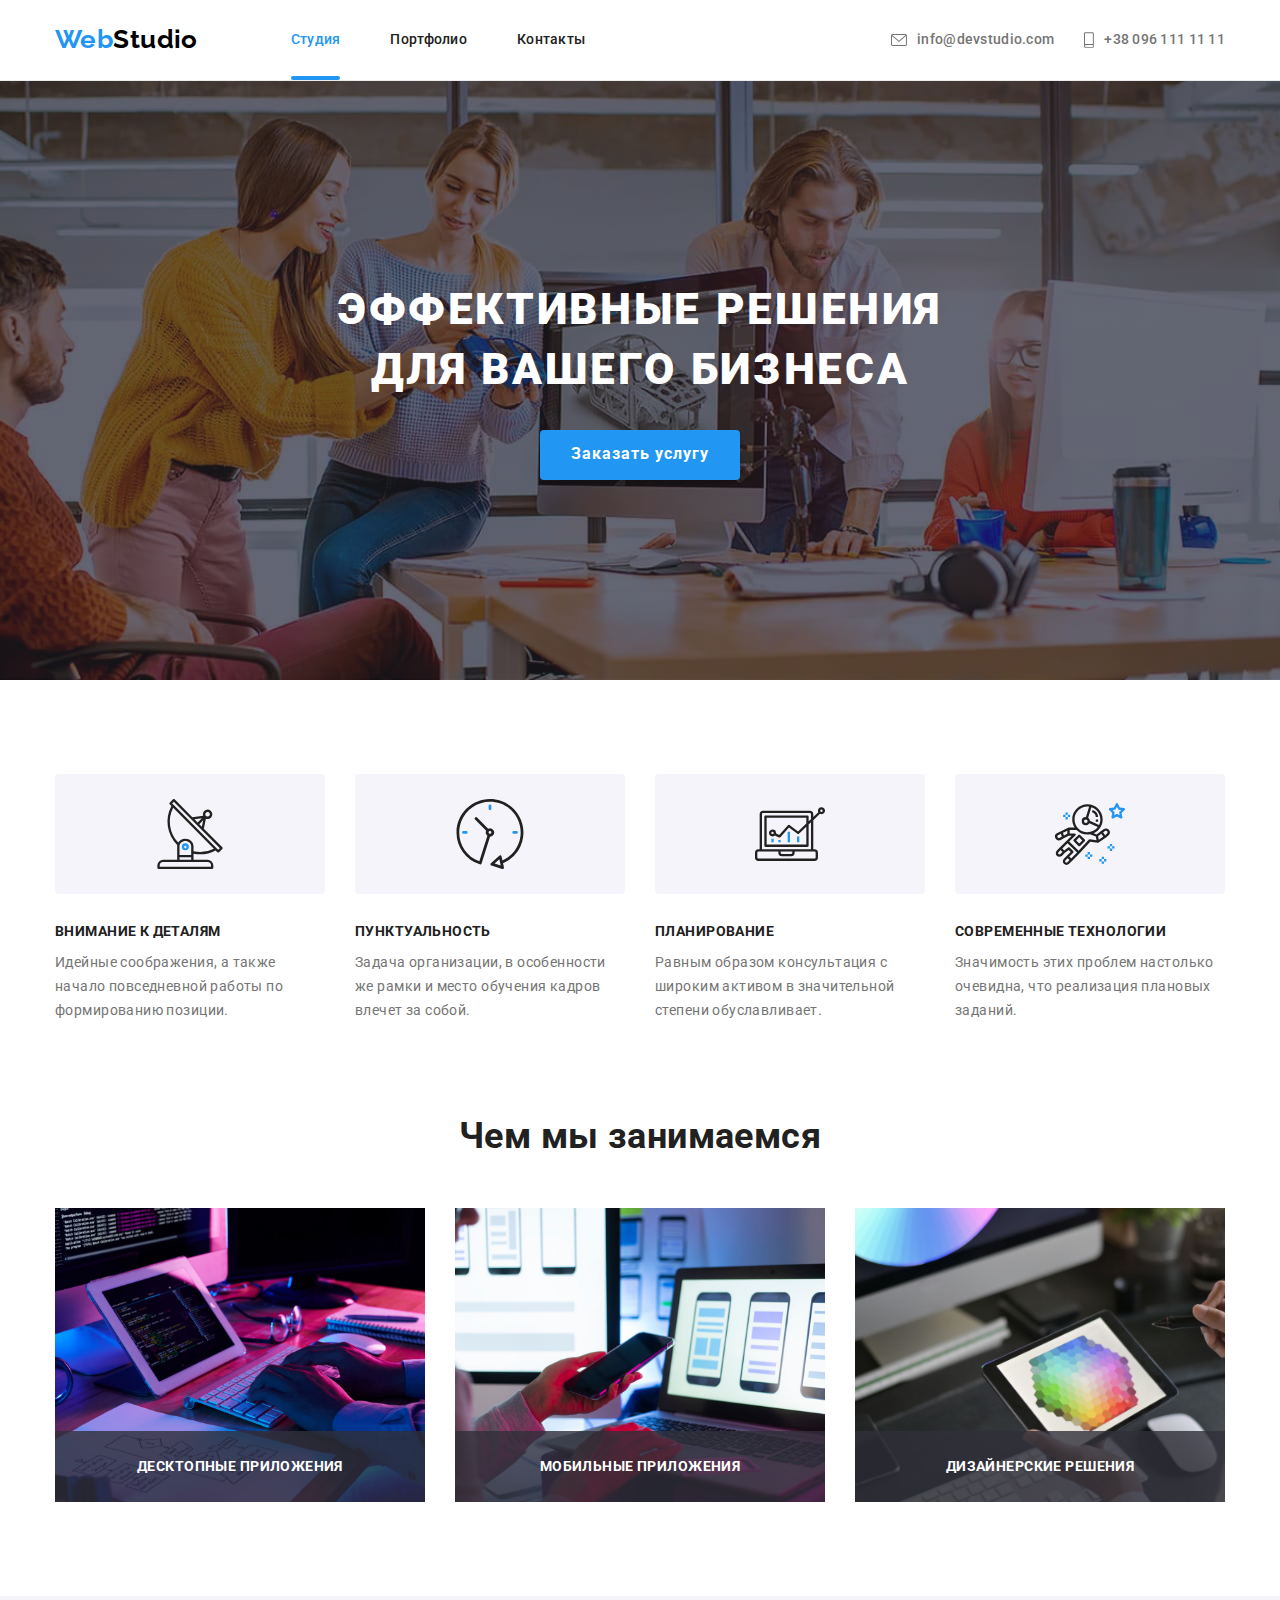
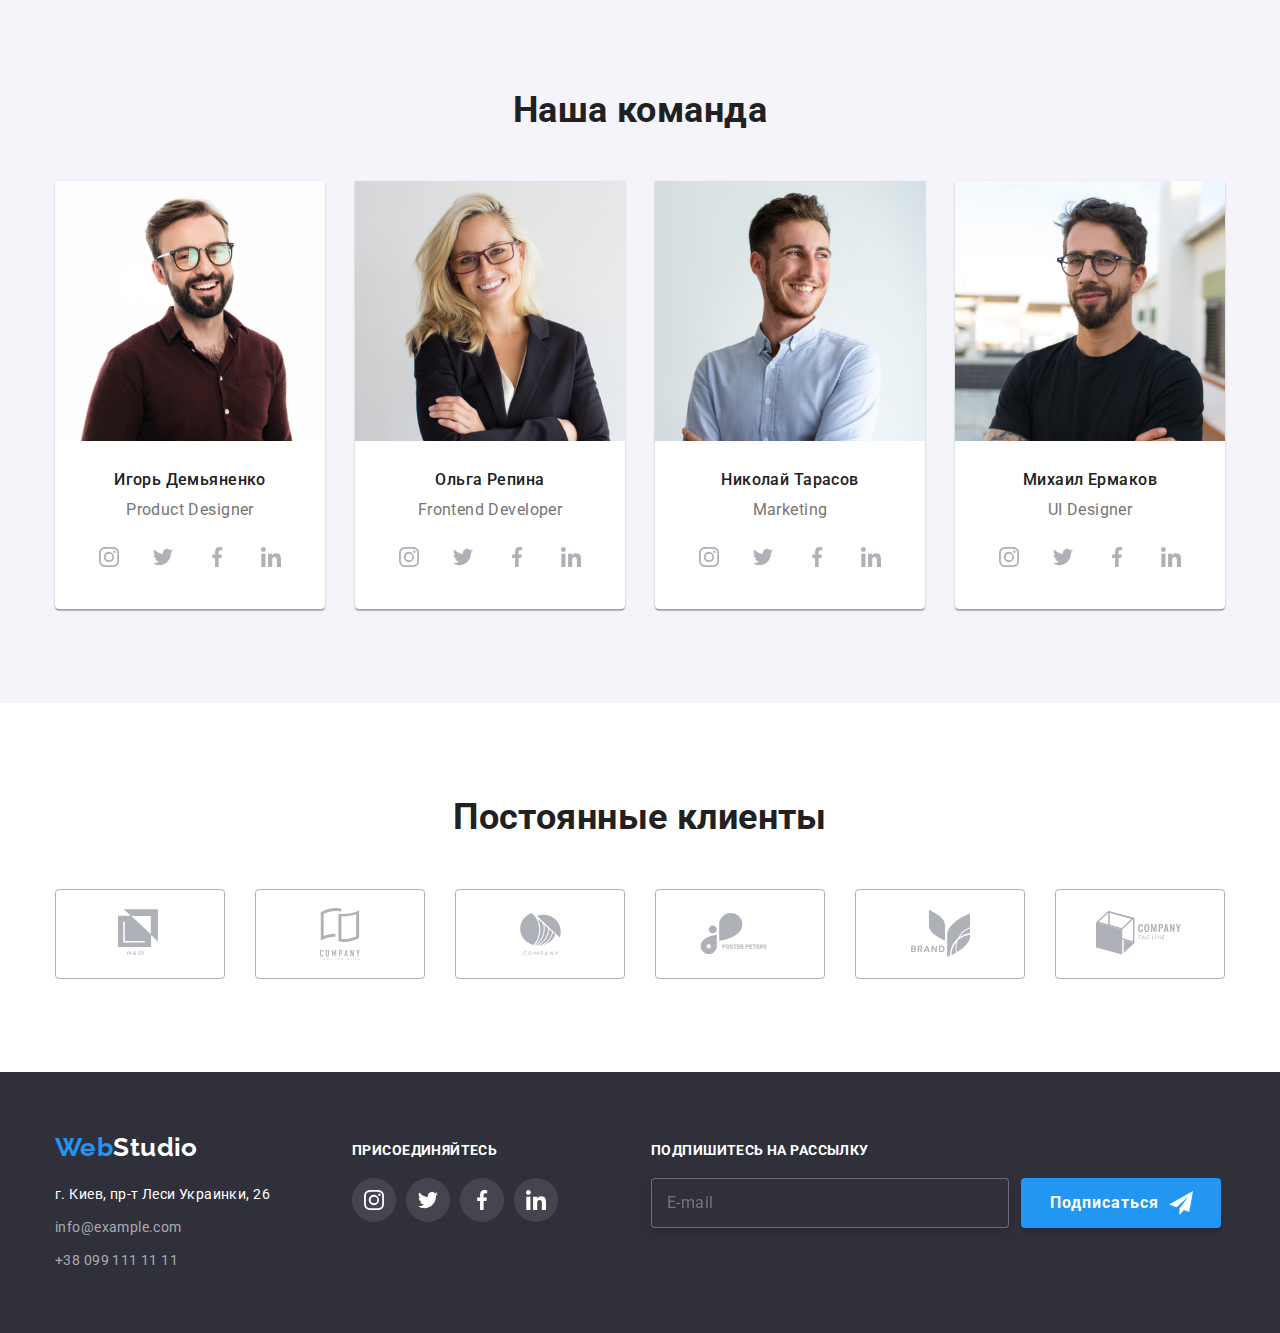
<file: index.html>
<!DOCTYPE html>
<html lang="ru">
  <head>
    <meta charset="UTF-8" />
    <meta name="viewport" content="width=device-width, initial-scale=1.0" />
    <title>WebStudio</title>
    <link rel="preconnect" href="https://fonts.gstatic.com" />
    <link
      href="https://fonts.googleapis.com/css2?family=Raleway:wght@700&family=Roboto:wght@400;500;700;900&display=swap"
      rel="stylesheet"
    />
    <link
      rel="stylesheet"
      href="https://cdnjs.cloudflare.com/ajax/libs/modern-normalize/1.0.0/modern-normalize.min.css"
    />
    <link rel="stylesheet" href="./css/main.css" />
  </head>
  <body>
    <!-- Header -->

    <header class="page-header">
      <div class="container header">
        <nav class="header-nav">
          <a href="./" class="logo"
            >Web<span class="logo-accent">Studio</span></a
          >

          <ul class="header-nav-list">
            <li class="header-nav-item">
              <a href="" class="header-nav-link current">Студия</a>
            </li>
            <li class="header-nav-item">
              <a href="./portfolio.html" class="header-nav-link">Портфолио</a>
            </li>
            <li class="header-nav-item">
              <a href="" class="header-nav-link">Контакты</a>
            </li>
          </ul>
        </nav>

        <ul class="header-contact-list">
          <li class="header-contact-item">
            <a href="mailto:info@devstudio.com" class="header-contact-link">
              <svg class="icon-contacts" width="16" height="12">
                <use href="./images/icons/sprite.svg#icon-envelope"></use>
              </svg>
              info@devstudio.com
            </a>
          </li>
          <li class="header-contact-item">
            <a href="tel:+380961111111" class="header-contact-link">
              <svg class="icon-contacts" width="10" height="16">
                <use href="./images/icons/sprite.svg#icon-smartphone"></use>
              </svg>
              +38 096 111 11 11</a
            >
          </li>
        </ul>
      </div>
    </header>

    <main>
      <!-- Hero Section -->

      <section class="hero overlay">
        <div class="container">
          <h1 class="hero-title">
            Эффективные решения <br />для вашего бизнеса
          </h1>
          <button type="button" data-modal-open class="btn">
            Заказать услугу
          </button>
        </div>
      </section>

      <!-- Advantages -->

      <section class="section advantages">
        <div class="container">
          <ul class="advantage-list">
            <li class="advantage-item icon-antenna">
              <h3 class="advantage-title">Внимание к деталям</h3>
              <p class="advantage-text">
                Идейные соображения, а также начало повседневной работы по
                формированию позиции.
              </p>
            </li>
            <li class="advantage-item icon-clock">
              <h3 class="advantage-title">Пунктуальность</h3>
              <p class="advantage-text">
                Задача организации, в особенности же рамки и место обучения
                кадров влечет за собой.
              </p>
            </li>
            <li class="advantage-item icon-diagram">
              <h3 class="advantage-title">Планирование</h3>
              <p class="advantage-text">
                Равным образом консультация с широким активом в значительной
                степени обуславливает.
              </p>
            </li>
            <li class="advantage-item icon-astronaut">
              <h3 class="advantage-title">Современные технологии</h3>
              <p class="advantage-text">
                Значимость этих проблем настолько очевидна, что реализация
                плановых заданий.
              </p>
            </li>
          </ul>
        </div>
      </section>

      <!-- Services -->

      <section class="section services">
        <div class="container">
          <h2 class="section-title">Чем мы занимаемся</h2>
          <ul class="service-list">
            <li class="service-item">
              <div class="service-overlay">
                <h3 class="service-title">Десктопные приложения</h3>
              </div>
              <img
                class="service-img"
                src="./images/desktop-applications.jpg"
                alt="процесс разработки десктопного приложения"
                width="370"
                height="294"
              />
            </li>
            <li class="service-item">
              <div class="service-overlay">
                <h3 class="service-title">Мобильные приложения</h3>
              </div>
              <img
                class="service-img"
                src="./images/mobile-applications.jpg"
                alt="процесс разработки мобильного приложения"
                width="370"
                height="294"
              />
            </li>
            <li class="service-item">
              <div class="service-overlay">
                <h3 class="service-title">Дизайнерские решения</h3>
              </div>
              <img
                class="service-img"
                src="./images/design-solutions.jpg"
                alt="процесс разработки
              дизайна"
                width="370"
                height="294"
              />
            </li>
          </ul>
        </div>
      </section>

      <!-- Our Team -->

      <section class="section team">
        <div class="container">
          <h2 class="section-title">Наша команда</h2>
          <ul class="team-list">
            <li class="team-cards">
              <img
                class="team-image"
                src="./images/product-designer.jpg"
                alt="Игорь Демьяненко - Product Designer"
                width="270"
                height="260"
              />
              <div class="team-info">
                <h3 class="team-name">Игорь Демьяненко</h3>
                <p class="team-positions" lang="en">Product Designer</p>
                <ul class="social-list">
                  <li class="social-items">
                    <a class="social-links" href="">
                      <svg class="social-icons">
                        <use
                          href="./images/icons/sprite.svg#icon-instagram"
                        ></use>
                      </svg>
                    </a>
                  </li>
                  <li class="social-items">
                    <a class="social-links" href="">
                      <svg class="social-icons">
                        <use
                          href="./images/icons/sprite.svg#icon-twitter"
                        ></use>
                      </svg>
                    </a>
                  </li>
                  <li class="social-items">
                    <a class="social-links" href="">
                      <svg class="social-icons">
                        <use
                          href="./images/icons/sprite.svg#icon-facebook"
                        ></use>
                      </svg>
                    </a>
                  </li>
                  <li class="social-items">
                    <a class="social-links" href="">
                      <svg class="social-icons">
                        <use
                          href="./images/icons/sprite.svg#icon-linkedin"
                        ></use>
                      </svg>
                    </a>
                  </li>
                </ul>
              </div>
            </li>

            <li class="team-cards">
              <img
                class="team-image"
                src="./images/frontend-developer.jpg"
                alt="Ольга Репина - Frontend Developer"
                width="270"
                height="260"
              />
              <div class="team-info">
                <h3 class="team-name">Ольга Репина</h3>
                <p class="team-positions" lang="en">Frontend Developer</p>
                <ul class="social-list">
                  <li class="social-items">
                    <a class="social-links" href="">
                      <svg class="social-icons">
                        <use
                          href="./images/icons/sprite.svg#icon-instagram"
                        ></use>
                      </svg>
                    </a>
                  </li>
                  <li class="social-items">
                    <a class="social-links" href="">
                      <svg class="social-icons">
                        <use
                          href="./images/icons/sprite.svg#icon-twitter"
                        ></use>
                      </svg>
                    </a>
                  </li>
                  <li class="social-items">
                    <a class="social-links" href="">
                      <svg class="social-icons">
                        <use
                          href="./images/icons/sprite.svg#icon-facebook"
                        ></use>
                      </svg>
                    </a>
                  </li>
                  <li class="social-items">
                    <a class="social-links" href="">
                      <svg class="social-icons">
                        <use
                          href="./images/icons/sprite.svg#icon-linkedin"
                        ></use>
                      </svg>
                    </a>
                  </li>
                </ul>
              </div>
            </li>
            <li class="team-cards">
              <img
                class="team-image"
                src="./images/marketer.jpg"
                alt="Николай Тарасов - Marketing"
                width="270"
                height="260"
              />
              <div class="team-info">
                <h3 class="team-name">Николай Тарасов</h3>
                <p class="team-positions" lang="en">Marketing</p>
                <ul class="social-list">
                  <li class="social-items">
                    <a class="social-links" href="">
                      <svg class="social-icons">
                        <use
                          href="./images/icons/sprite.svg#icon-instagram"
                        ></use>
                      </svg>
                    </a>
                  </li>
                  <li class="social-items">
                    <a class="social-links" href="">
                      <svg class="social-icons">
                        <use
                          href="./images/icons/sprite.svg#icon-twitter"
                        ></use>
                      </svg>
                    </a>
                  </li>
                  <li class="social-items">
                    <a class="social-links" href="">
                      <svg class="social-icons">
                        <use
                          href="./images/icons/sprite.svg#icon-facebook"
                        ></use>
                      </svg>
                    </a>
                  </li>
                  <li class="social-items">
                    <a class="social-links" href="">
                      <svg class="social-icons">
                        <use
                          href="./images/icons/sprite.svg#icon-linkedin"
                        ></use>
                      </svg>
                    </a>
                  </li>
                </ul>
              </div>
            </li>

            <li class="team-cards">
              <img
                class="team-image"
                src="./images/ui-designer.jpg"
                alt="Михаил Ермаков - UI Designer"
                width="270"
                height="260"
              />
              <div class="team-info">
                <h3 class="team-name">Михаил Ермаков</h3>
                <p class="team-positions" lang="en">UI Designer</p>
                <ul class="social-list">
                  <li class="social-items">
                    <a class="social-links" href="">
                      <svg class="social-icons">
                        <use
                          href="./images/icons/sprite.svg#icon-instagram"
                        ></use>
                      </svg>
                    </a>
                  </li>
                  <li class="social-items">
                    <a class="social-links" href="">
                      <svg class="social-icons">
                        <use
                          href="./images/icons/sprite.svg#icon-twitter"
                        ></use>
                      </svg>
                    </a>
                  </li>
                  <li class="social-items">
                    <a class="social-links" href="">
                      <svg class="social-icons">
                        <use
                          href="./images/icons/sprite.svg#icon-facebook"
                        ></use>
                      </svg>
                    </a>
                  </li>
                  <li class="social-items">
                    <a class="social-links" href="">
                      <svg class="social-icons">
                        <use
                          href="./images/icons/sprite.svg#icon-linkedin"
                        ></use>
                      </svg>
                    </a>
                  </li>
                </ul>
              </div>
            </li>
          </ul>
        </div>
      </section>

      <!-- Our clients -->

      <section class="section clients">
        <div class="container">
          <h2 class="section-title">Постоянные клиенты</h2>
          <ul class="clients-list">
            <li class="clients-item">
              <a class="clients-links" href="">
                <svg class="clients-icon" width="44.27" height="49.23">
                  <use href="./images/icons/sprite.svg#icon-logo1"></use>
                </svg>
              </a>
            </li>
            <li class="clients-item">
              <a class="clients-links" href="">
                <svg class="clients-icon" width="40" height="52">
                  <use href="./images/icons/sprite.svg#icon-logo2"></use>
                </svg>
              </a>
            </li>
            <li class="clients-item">
              <a class="clients-links" href="">
                <svg class="clients-icon" width="41" height="42.6">
                  <use href="./images/icons/sprite.svg#icon-logo3"></use>
                </svg>
              </a>
            </li>
            <li class="clients-item">
              <a class="clients-links" href="">
                <svg class="clients-icon" width="79.66" height="42.02">
                  <use href="./images/icons/sprite.svg#icon-logo4"></use>
                </svg>
              </a>
            </li>
            <li class="clients-item">
              <a class="clients-links" href="">
                <svg class="clients-icon" width="59" height="47">
                  <use href="./images/icons/sprite.svg#icon-logo5"></use>
                </svg>
              </a>
            </li>
            <li class="clients-item">
              <a class="clients-links" href="">
                <svg class="clients-icon" width="88.48" height="45.44">
                  <use href="./images/icons/sprite.svg#icon-logo6"></use>
                </svg>
              </a>
            </li>
          </ul>
        </div>
      </section>
    </main>

    <!-- Footer -->

    <footer>
      <div class="container">
        <div class="adress-wrapper">
          <a href="./" class="logo"
            >Web<span class="logo-accent">Studio</span></a
          >
          <address>
            <p class="location">г. Киев, пр-т Леси Украинки, 26</p>
            <a href="mailto:info@example.com" class="footer-contact-link"
              >info@example.com</a
            ><br />
            <a href="tel:+380991111111" class="footer-contact-link"
              >+38 099 111 11 11</a
            >
          </address>
        </div>
        <div class="footer-cta-wrapper">
          <div class="footer-social-wrapper">
            <h3 class="footer-cta-title">присоединяйтесь</h3>
            <ul class="social-list">
              <li class="social-items">
                <a class="social-links-footer" href="">
                  <svg class="social-icon-footer">
                    <use href="./images/icons/sprite.svg#icon-instagram"></use>
                  </svg>
                </a>
              </li>
              <li class="social-items">
                <a class="social-links-footer" href="">
                  <svg class="social-icon-footer">
                    <use href="./images/icons/sprite.svg#icon-twitter"></use>
                  </svg>
                </a>
              </li>
              <li class="social-items">
                <a class="social-links-footer" href="">
                  <svg class="social-icon-footer">
                    <use href="./images/icons/sprite.svg#icon-facebook"></use>
                  </svg>
                </a>
              </li>
              <li class="social-items">
                <a class="social-links-footer" href="">
                  <svg class="social-icon-footer">
                    <use href="./images/icons/sprite.svg#icon-linkedin"></use>
                  </svg>
                </a>
              </li>
            </ul>
          </div>

          <div class="footer-subscribe-wrapper">
            <h3 class="footer-cta-title">Подпишитесь на рассылку</h3>

            <form action="" class="footer-subscribe-form">
              <label for="mail"></label>
              <input
                type="email"
                name="email"
                id="mail"
                class="footer-form-input"
                placeholder="E-mail"
              />
              <button type="submit" class="btn">
                Подписаться
                <svg class="telegram-icon" width="24" height="24">
                  <use href="./images/icons/sprite.svg#icon-telegram"></use>
                </svg>
              </button>
            </form>
          </div>
        </div>
      </div>
    </footer>

    <!-- End Footer -->

    <!-- Modal -->

    <div class="backdrop is-hidden" data-modal>
      <div class="modal">
        <button type="button" class="modal-close-btn" data-modal-close>
          <svg class="modal-x-icon">
            <use href="./images/icons/sprite.svg#icon-close-modal"></use>
          </svg>
        </button>
        <div class="modal-form-wrapper">
          <h2 class="modal-form-title">
            Оставьте свои данные, мы вам перезвоним
          </h2>
          <form action="" class="modal-form" autocomplete="off">
            <label for="name" class="modal-form-label">Имя</label>
            <span class="form-input-wrapper">
              <input
                type="text"
                name="name"
                id="name"
                class="modal-form-input"
              />
              <svg class="form-input-icon" width="12" height="12">
                <use href="./images/icons/sprite.svg#icon-name"></use>
              </svg>
            </span>
            <label for="phone" class="modal-form-label">Телефон</label>
            <span class="form-input-wrapper">
              <input
                type="tel"
                name="phone"
                id="phone"
                class="modal-form-input"
              />
              <svg class="form-input-icon" width="13" height="13">
                <use href="./images/icons/sprite.svg#icon-phone"></use>
              </svg>
            </span>
            <label for="mail" class="modal-form-label">Почта</label>
            <span class="form-input-wrapper">
              <input
                type="email"
                name="mail"
                id="mail"
                class="modal-form-input"
              />
              <svg class="form-input-icon" width="15" height="12">
                <use href="./images/icons/sprite.svg#icon-mail"></use>
              </svg>
            </span>
            <label for="comment" class="modal-form-label">Комментарий</label>
            <textarea
              name="comment"
              id="comment"
              placeholder="Введите текст"
              class="modal-form-message"
            ></textarea>
            <input
              type="checkbox"
              name="policy"
              value="agree"
              id="policy"
              class="form-policy-input visually-hidden"
            />
            <label for="policy" class="modal-form-label form-policy-label"
              >Соглашаюсь с рассылкой и принимаю&nbsp;<a
                href=""
                class="user-agreement-link"
                >Условия договора</a
              ></label
            >
            <button type="submit" class="btn">Отправить</button>
          </form>
        </div>
      </div>
    </div>
    <script src="./js/modal.js"></script>
  </body>
</html>
</file>
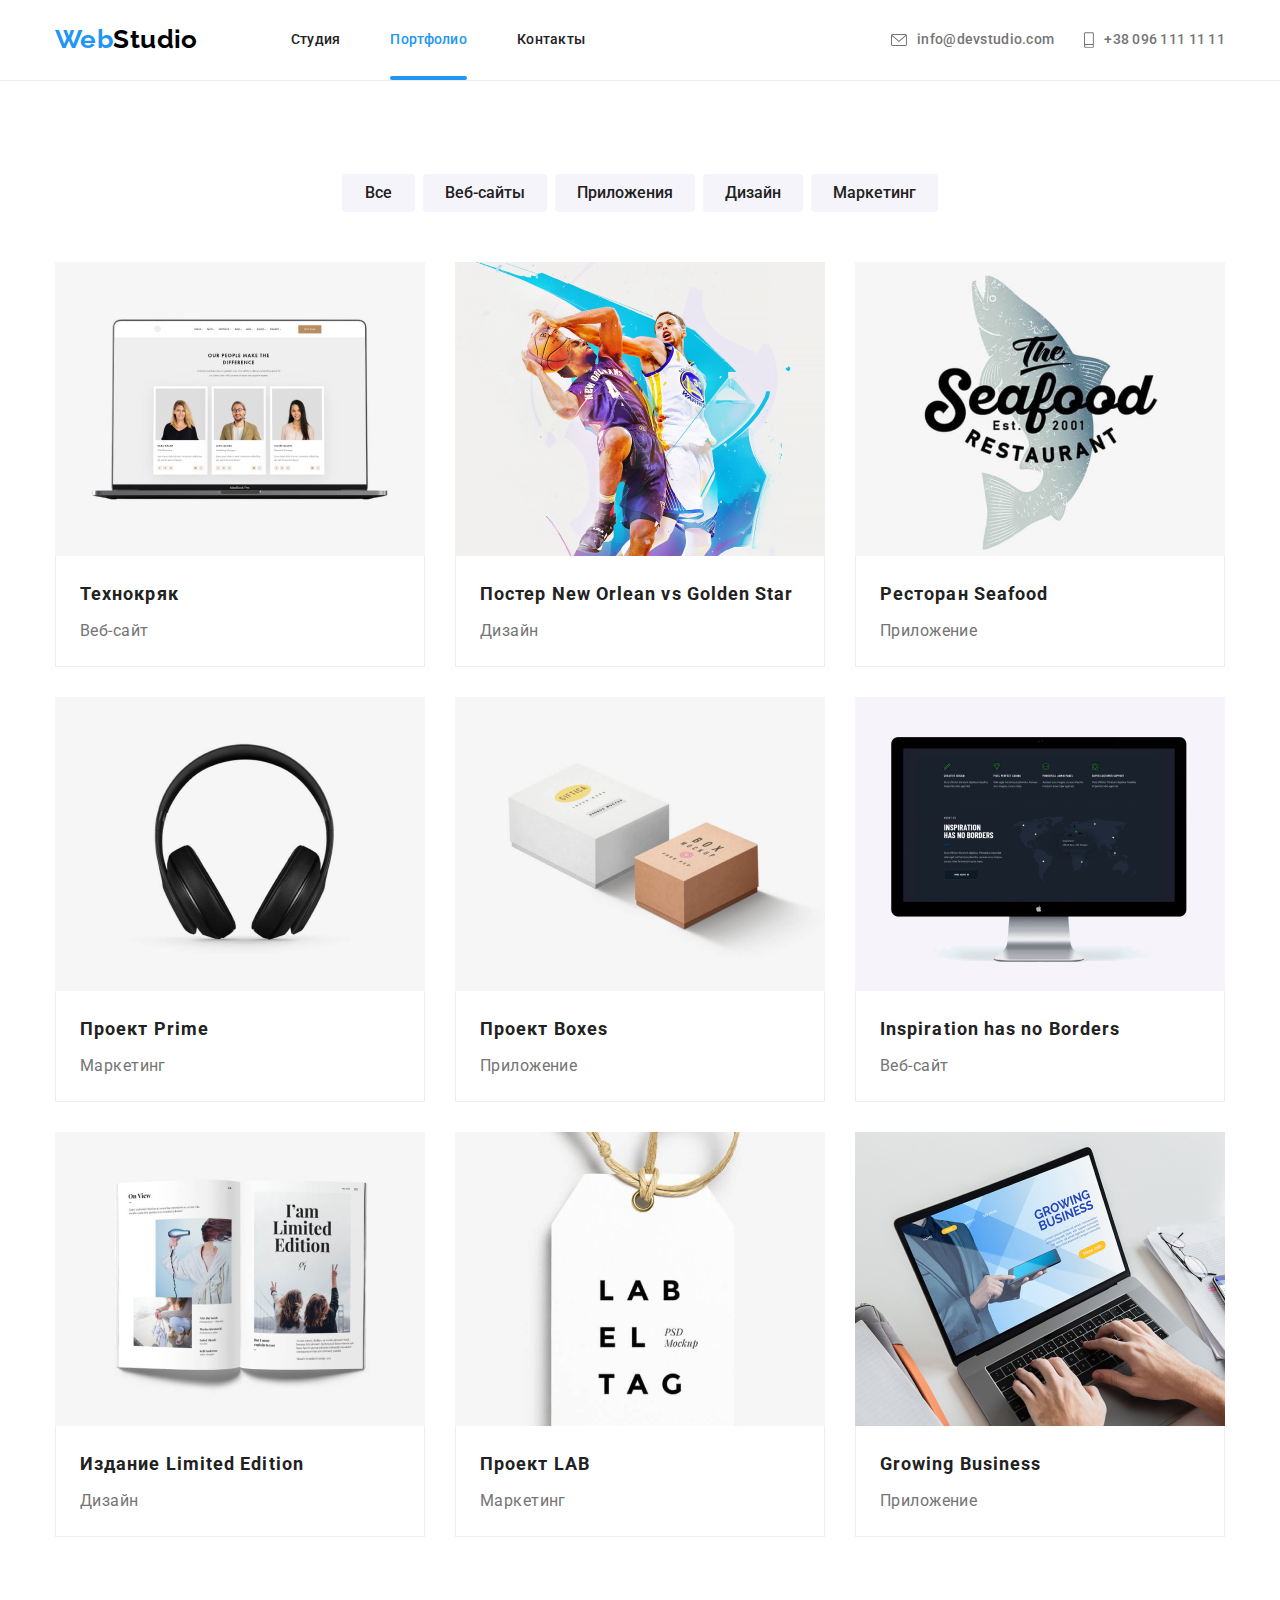
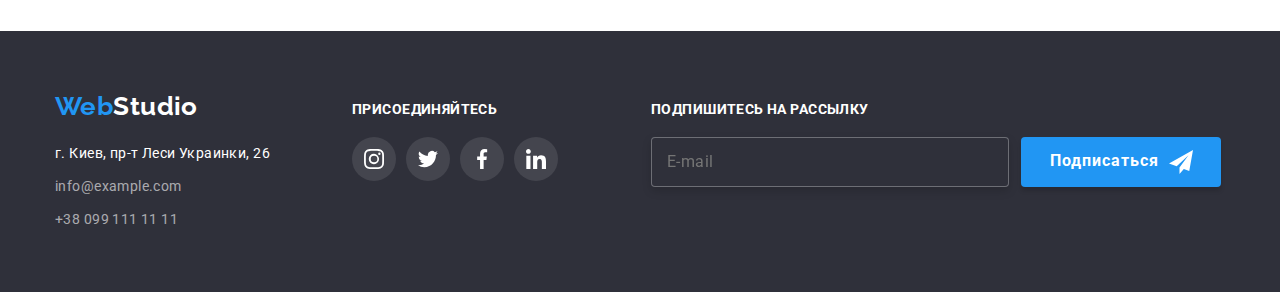
<file: portfolio.html>
<!DOCTYPE html>
<html lang="ru">
  <head>
    <meta charset="UTF-8" />
    <meta name="viewport" content="width=device-width, initial-scale=1.0" />
    <title>Портфолио | WebStudio</title>
    <link rel="preconnect" href="https://fonts.gstatic.com" />
    <link
      href="https://fonts.googleapis.com/css2?family=Raleway:wght@700&family=Roboto:wght@400;500;700&display=swap"
      rel="stylesheet"
    />
    <link
      rel="stylesheet"
      href="https://cdnjs.cloudflare.com/ajax/libs/modern-normalize/1.0.0/modern-normalize.min.css"
    />
    <link rel="stylesheet" href="./css/portfolio.css" />
  </head>
  <body>
    <!-- Шапка сайта -->
    <header class="page-header">
      <div class="container header">
        <nav class="header-nav">
          <a href="./" class="logo"
            >Web<span class="logo-accent">Studio</span></a
          >

          <ul class="header-nav-list">
            <li class="header-nav-item">
              <a href="./" class="header-nav-link">Студия</a>
            </li>
            <li class="header-nav-item">
              <a href="./portfolio.html" class="header-nav-link current"
                >Портфолио</a
              >
            </li>
            <li class="header-nav-item">
              <a href="" class="header-nav-link">Контакты</a>
            </li>
          </ul>
        </nav>

        <ul class="header-contact-list">
          <li class="header-contact-item">
            <a href="mailto:info@devstudio.com" class="header-contact-link">
              <svg class="icon-contacts" width="16" height="12">
                <use href="./images/icons/sprite.svg#icon-envelope"></use>
              </svg>
              info@devstudio.com
            </a>
          </li>
          <li class="header-contact-item">
            <a href="tel:+380961111111" class="header-contact-link">
              <svg class="icon-contacts" width="10" height="16">
                <use href="./images/icons/sprite.svg#icon-smartphone"></use>
              </svg>
              +38 096 111 11 11</a
            >
          </li>
        </ul>
      </div>
    </header>

    <main>
      <section class="portfolio">
        <div class="container">
          <!-- Filters -->

          <ul class="filters-list">
            <li class="filters-btn"><button type="button">Все</button></li>
            <li class="filters-btn">
              <button type="button">Веб-сайты</button>
            </li>
            <li class="filters-btn">
              <button type="button">Приложения</button>
            </li>
            <li class="filters-btn"><button type="button">Дизайн</button></li>
            <li class="filters-btn">
              <button type="button">Маркетинг</button>
            </li>
          </ul>

          <!-- Portfolio -->

          <ul class="project-list">
            <li class="project-cards">
              <a href="" class="project-item">
                <div class="project-thumb">
                  <img
                    class="project-img"
                    src="./images/technokryak.jpg"
                    alt="дисплей ноутбука с демонстрацией сайта Технокряк"
                    width="370"
                  />
                  <p class="project-description">
                    Технокряк это современная площадка распространения
                    коронавируса. Компании используют эту платформу для
                    цифрового шпионажа и атак на защищённые сервера конкурентов.
                  </p>
                </div>
                <div class="project-content-box">
                  <h3 class="project-title">Технокряк</h3>
                  <p class="project-type">Веб-сайт</p>
                </div>
              </a>
            </li>
            <li class="project-cards">
              <a href="" class="project-item">
                <div class="project-thumb">
                  <img
                    class="project-img"
                    src="./images/poster.jpg"
                    alt="Два баскетболиста из команд New Orleans и Golden Star сражаются за мяч"
                    width="370"
                  />
                  <p class="project-description">
                    Lorem, ipsum dolor sit amet consectetur adipisicing elit.
                    Ut, omnis totam. Unde doloribus quo sequi fuga quibusdam,
                    id, nisi eveniet nobis facilis assumenda eaque
                  </p>
                </div>
                <div class="project-content-box">
                  <h3 class="project-title">
                    Постер New Orlean vs Golden Star
                  </h3>
                  <p class="project-type">Дизайн</p>
                </div>
              </a>
            </li>
            <li class="project-cards">
              <a href="" class="project-item">
                <div class="project-thumb">
                  <img
                    class="project-img"
                    src="./images/seafood.jpg"
                    alt="логотип ресторана seafood"
                    width="370"
                  />
                  <p class="project-description">
                    Lorem, ipsum dolor sit amet consectetur adipisicing elit.
                    Ut, omnis totam. Unde doloribus quo sequi fuga quibusdam,
                    id, nisi eveniet nobis facilis assumenda eaque
                  </p>
                </div>
                <div class="project-content-box">
                  <h3 class="project-title">Ресторан Seafood</h3>
                  <p class="project-type">Приложение</p>
                </div>
              </a>
            </li>
            <li class="project-cards">
              <a href="" class="project-item">
                <div class="project-thumb">
                  <img
                    class="project-img"
                    src="./images/prime.jpg"
                    alt="Наушники черного цвета"
                    width="370"
                  />
                  <p class="project-description">
                    Lorem, ipsum dolor sit amet consectetur adipisicing elit.
                    Ut, omnis totam. Unde doloribus quo sequi fuga quibusdam,
                    id, nisi eveniet nobis facilis assumenda eaque
                  </p>
                </div>
                <div class="project-content-box">
                  <h3 class="project-title">Проект Prime</h3>
                  <p class="project-type">Маркетинг</p>
                </div>
              </a>
            </li>
            <li class="project-cards">
              <a href="" class="project-item">
                <div class="project-thumb">
                  <img
                    class="project-img"
                    src="./images/boxes.jpg"
                    alt="Две картонных коробки белого и коричневого цвета"
                    width="370"
                  />
                  <p class="project-description">
                    Lorem, ipsum dolor sit amet consectetur adipisicing elit.
                    Ut, omnis totam. Unde doloribus quo sequi fuga quibusdam,
                    id, nisi eveniet nobis facilis assumenda eaque
                  </p>
                </div>
                <div class="project-content-box">
                  <h3 class="project-title">Проект Boxes</h3>
                  <p class="project-type">Приложение</p>
                </div>
              </a>
            </li>
            <li class="project-cards">
              <a href="" class="project-item">
                <div class="project-thumb">
                  <img
                    class="project-img"
                    src="./images/inspiration.jpg"
                    alt="Интерфейс сайта Inspiration has no Borders на экране монитора"
                    width="370"
                  />
                  <p class="project-description">
                    Lorem, ipsum dolor sit amet consectetur adipisicing elit.
                    Ut, omnis totam. Unde doloribus quo sequi fuga quibusdam,
                    id, nisi eveniet nobis facilis assumenda eaque
                  </p>
                </div>
                <div class="project-content-box">
                  <h3 class="project-title">Inspiration has no Borders</h3>
                  <p class="project-type">Веб-сайт</p>
                </div>
              </a>
            </li>
            <li class="project-cards">
              <a href="" class="project-item">
                <div class="project-thumb">
                  <img
                    class="project-img"
                    src="./images/limited-edition.jpg"
                    alt="разворот журнала Limited Edition"
                    width="370"
                  />
                  <p class="project-description">
                    Lorem, ipsum dolor sit amet consectetur adipisicing elit.
                    Ut, omnis totam. Unde doloribus quo sequi fuga quibusdam,
                    id, nisi eveniet nobis facilis assumenda eaque
                  </p>
                </div>
                <div class="project-content-box">
                  <h3 class="project-title">Издание Limited Edition</h3>
                  <p class="project-type">Дизайн</p>
                </div>
              </a>
            </li>
            <li class="project-cards">
              <a href="" class="project-item">
                <div class="project-thumb">
                  <img
                    class="project-img"
                    src="./images/lab.jpg"
                    alt="белый ярлык на веревке с надписью Label Tag"
                    width="370"
                  />
                  <p class="project-description">
                    Lorem, ipsum dolor sit amet consectetur adipisicing elit.
                    Ut, omnis totam. Unde doloribus quo sequi fuga quibusdam,
                    id, nisi eveniet nobis facilis assumenda eaque
                  </p>
                </div>
                <div class="project-content-box">
                  <h3 class="project-title">Проект LAB</h3>
                  <p class="project-type">Маркетинг</p>
                </div>
              </a>
            </li>
            <li class="project-cards">
              <a href="" class="project-item">
                <div class="project-thumb">
                  <img
                    class="project-img"
                    src="./images/growing-business.jpg"
                    alt="Демонстрация сайта Growing Business на экране ноутбука"
                    width="370"
                  />
                  <p class="project-description">
                    Lorem, ipsum dolor sit amet consectetur adipisicing elit.
                    Ut, omnis totam. Unde doloribus quo sequi fuga quibusdam,
                    id, nisi eveniet nobis facilis assumenda eaque
                  </p>
                </div>
                <div class="project-content-box">
                  <h3 class="project-title">Growing Business</h3>
                  <p class="project-type">Приложение</p>
                </div>
              </a>
            </li>
          </ul>
        </div>
      </section>
    </main>

    <!-- Footer -->

    <footer>
      <div class="container">
        <div class="adress-wrapper">
          <a href="./" class="logo"
            >Web<span class="logo-accent">Studio</span></a
          >
          <address>
            <p class="location">г. Киев, пр-т Леси Украинки, 26</p>
            <a href="mailto:info@example.com" class="footer-contact-link"
              >info@example.com</a
            ><br />
            <a href="tel:+380991111111" class="footer-contact-link"
              >+38 099 111 11 11</a
            >
          </address>
        </div>
        <div class="footer-cta-wrapper">
          <div class="footer-social-wrapper">
            <h3 class="footer-cta-title">присоединяйтесь</h3>
            <ul class="social-list">
              <li class="social-items">
                <a class="social-links-footer" href="">
                  <svg class="social-icon-footer">
                    <use href="./images/icons/sprite.svg#icon-instagram"></use>
                  </svg>
                </a>
              </li>
              <li class="social-items">
                <a class="social-links-footer" href="">
                  <svg class="social-icon-footer">
                    <use href="./images/icons/sprite.svg#icon-twitter"></use>
                  </svg>
                </a>
              </li>
              <li class="social-items">
                <a class="social-links-footer" href="">
                  <svg class="social-icon-footer">
                    <use href="./images/icons/sprite.svg#icon-facebook"></use>
                  </svg>
                </a>
              </li>
              <li class="social-items">
                <a class="social-links-footer" href="">
                  <svg class="social-icon-footer">
                    <use href="./images/icons/sprite.svg#icon-linkedin"></use>
                  </svg>
                </a>
              </li>
            </ul>
          </div>

          <div class="footer-subscribe-wrapper">
            <h3 class="footer-cta-title">Подпишитесь на рассылку</h3>

            <form action="" class="footer-subscribe-form">
              <label for="mail"></label>
              <input
                type="email"
                name="email"
                id="mail"
                class="footer-form-input"
                placeholder="E-mail"
              />
              <button type="submit" class="btn">
                Подписаться
                <svg class="telegram-icon" width="24" height="24">
                  <use href="./images/icons/sprite.svg#icon-telegram"></use>
                </svg>
              </button>
            </form>
          </div>
        </div>
      </div>
    </footer>

    <!-- End Footer -->
  </body>
</html>
</file>
<file: css/main.css>
.visually-hidden {
  position: absolute !important;
  padding: 0 !important;
  border: 0 !important;
  height: 1px !important;
  width: 1px !important;
  clip: rect(1px 1px 1px 1px);
  /* IE6, IE7 */
  clip: rect(1px, 1px, 1px, 1px);
  overflow: hidden;
}

body {
  background-color: #fff;
  color: #757575;
  font-family: "Roboto", sans-serif;
  font-size: 14px;
  line-height: 1.72;
  letter-spacing: 0.03em;
  margin-left: auto;
  margin-right: auto;
  padding-top: 80px;
}

ul {
  list-style: none;
  padding: 0;
  margin: 0;
}

a {
  text-decoration: none;
  transition-duration: 250ms;
  transition-timing-function: cubic-bezier(0.4, 0, 0.2, 1);
}

address {
  font-style: normal;
}

button {
  padding: 0;
  border: none;
  border-radius: 4px;
}

.container {
  margin-left: auto;
  margin-right: auto;
  padding-left: 15px;
  padding-right: 15px;
  width: 1200px;
}

.hero .container {
  text-align: center;
  margin: 0 auto;
  padding-top: 200px;
  padding-bottom: 200px;
}

.btn {
  display: block;
  color: #fff;
  background-color: #2196f3;
  font-weight: 700;
  font-size: 16px;
  line-height: 1.9;
  letter-spacing: 0.06em;
  min-width: 200px;
  height: 50px;
  margin: 0 auto;
  cursor: pointer;
  box-shadow: 0px 4px 4px rgba(0, 0, 0, 0.15);
  transition-duration: 250ms;
  transition-timing-function: cubic-bezier(0.4, 0, 0.2, 1);
}

.btn:hover, .btn:focus {
  background-color: #2481ce;
  outline: none;
}

.logo {
  color: #2196f3;
  font-family: Raleway, 'Segoe UI', sans-serif;
  font-weight: 700;
  font-size: 26px;
  line-height: 1.2;
  margin-right: 93px;
}

.logo-accent {
  color: #000;
}

footer .logo {
  display: inline-block;
  margin-right: 0;
  color: #2196f3;
}

footer .logo-accent {
  color: #fff;
}

.section {
  padding-top: 94px;
}

.section-title {
  color: #212121;
  font-weight: 700;
  font-size: 36px;
  line-height: 1.16;
  text-align: center;
  margin: 0 0 50px;
}

.social-list {
  display: flex;
  justify-content: space-between;
}

.social-links {
  display: flex;
  background-color: #fff;
  border-radius: 50%;
  transition-duration: 250ms;
  transition-timing-function: cubic-bezier(0.4, 0, 0.2, 1);
}

.social-links:hover,
.social-links:focus {
  background-color: #2196f3;
}

.social-items:not(:last-child) {
  margin-right: 10px;
}

.social-icons {
  width: 44px;
  height: 44px;
  fill: #afb1b8;
  transition-duration: 250ms;
  transition-timing-function: cubic-bezier(0.4, 0, 0.2, 1);
}

.social-icons:hover,
.social-icons:focus {
  fill: #fff;
}

.social-links-footer {
  display: flex;
  background-color: rgba(255, 255, 255, 0.1);
  border-radius: 50%;
  transition-duration: 250ms;
  transition-timing-function: cubic-bezier(0.4, 0, 0.2, 1);
}

.social-links-footer:hover, .social-links-footer:focus {
  background-color: #2196f3;
}

.social-items:not(:last-child) {
  margin-right: 10px;
}

.social-icon-footer {
  width: 44px;
  height: 44px;
  fill: #fff;
  transition-duration: 250ms;
  transition-timing-function: cubic-bezier(0.4, 0, 0.2, 1);
}

.social-icon-footer:hover, .social-icon-footer:focus {
  fill: #fff;
}

.backdrop {
  position: fixed;
  width: 100%;
  height: 100%;
  top: 0;
  left: 0;
  background: rgba(0, 0, 0, 0.2);
  transition-duration: 250ms;
  transition-timing-function: cubic-bezier(0.4, 0, 0.2, 1);
  z-index: 1;
}

.is-hidden {
  opacity: 0;
  visibility: hidden;
  pointer-events: none;
}

.modal {
  position: absolute;
  width: 528px;
  margin: 40px auto;
  min-height: 581px;
  left: 50%;
  top: 50%;
  transform: translate(-50%, -50%);
  background: #fff;
  box-shadow: 0px 1px 3px rgba(0, 0, 0, 0.12), 0px 1px 1px rgba(0, 0, 0, 0.14), 0px 2px 1px rgba(0, 0, 0, 0.2);
  border-radius: 4px;
}

.modal-close-btn {
  position: absolute;
  box-sizing: border-box;
  top: 8px;
  right: 8px;
  width: 30px;
  height: 30px;
  border-radius: 50%;
  background: #fff;
  border: 1px solid rgba(0, 0, 0, 0.1);
  cursor: pointer;
}

.modal-x-icon {
  width: 11px;
  height: 11px;
  fill: #000;
}

.modal-form-wrapper {
  padding: 40px;
}

.modal-form-title {
  font-size: 20px;
  line-height: 1.15;
  text-align: center;
  color: #212121;
  margin: 0 0 12px;
}

.modal-form-label {
  display: inline-block;
  font-size: 12px;
  line-height: 1, 16;
  letter-spacing: 0.01em;
  color: #757575;
  margin-bottom: 4px;
  cursor: pointer;
}

.modal .form-input-wrapper {
  position: relative;
}

.modal-form-input {
  width: 100%;
  height: 40px;
  margin-bottom: 10px;
  padding-left: 42px;
  border: 1px solid rgba(33, 33, 33, 0.2);
  box-sizing: border-box;
  border-radius: 4px;
  transition-duration: 250ms;
  transition-timing-function: cubic-bezier(0.4, 0, 0.2, 1);
}

.modal-form-input:focus {
  outline: none;
  border: 1px solid #2196f3;
}

.form-input-icon {
  position: absolute;
  top: 15%;
  left: 15px;
  transform: translateY(-50%);
  transition-duration: 250ms;
  transition-timing-function: cubic-bezier(0.4, 0, 0.2, 1);
}

.modal-form-input:focus + .form-input-icon {
  fill: #2196f3;
}

.modal-form-message {
  width: 100%;
  min-height: 120px;
  margin-bottom: 20px;
  padding: 12px 16px;
  border: 1px solid rgba(33, 33, 33, 0.2);
  box-sizing: border-box;
  border-radius: 4px;
  resize: none;
  transition-duration: 250ms;
  transition-timing-function: cubic-bezier(0.4, 0, 0.2, 1);
}

.modal-form-message:focus {
  outline: none;
  border: 1px solid #2196f3;
}

.user-agreement-link {
  color: #2196f3;
  text-decoration: underline;
}

.form-policy-label {
  display: flex;
  align-items: center;
  font-size: 14px;
  line-height: 1.71;
  letter-spacing: 0.03em;
  margin: 0 0 30px;
  color: #757575;
  user-select: none;
}

.form-policy-label::before {
  content: '';
  display: block;
  width: 16px;
  height: 15px;
  margin-right: 8px;
  border: 2px solid #212121;
  border-radius: 2px;
}

.form-policy-input {
  margin-bottom: 0;
}

.form-policy-input:checked + .form-policy-label::before {
  background-image: url(../images/icons/checkbox.svg);
  border: none;
}

.page-header {
  background-color: #fff;
  border-bottom: 1px solid #ececec;
  position: fixed;
  width: 100%;
  min-height: 80px;
  top: 0;
  left: 0;
  z-index: 1;
}

.header {
  display: flex;
  justify-content: space-between;
  align-items: center;
}

.header-nav {
  display: flex;
  align-items: center;
}

.header-nav-list {
  display: flex;
}

.header-nav-item:not(:last-child) {
  margin-right: 50px;
}

.header-nav-link {
  display: block;
  color: #212121;
  font-size: 14px;
  font-weight: 500;
  line-height: 1.14;
  letter-spacing: 0.02em;
  padding-top: 32px;
  padding-bottom: 32px;
}

.header-nav-link.current::before {
  position: absolute;
  content: '';
  background-color: #2196f3;
  width: 100%;
  height: 4px;
  top: 76px;
  border-radius: 2px;
}

.header-nav-link.current {
  color: #2196f3;
  position: relative;
}

.header-nav-link:hover, .header-nav-link:focus {
  color: #2196f3;
}

.header-contact-list,
.header-contact-link {
  display: flex;
}

.header-contact-link {
  align-items: center;
  height: 80px;
  color: #757575;
  font-size: 14px;
  font-weight: 500;
  line-height: 1.14;
  letter-spacing: 0.02em;
  fill: #757575;
  text-decoration: none;
  transition-duration: 250ms;
  transition-timing-function: cubic-bezier(0.4, 0, 0.2, 1);
}

.header-contact-link:hover {
  fill: #2196f3;
  color: #2196f3;
}

.header-contact-item:not(:last-child) {
  margin-right: 30px;
}

.icon-contacts {
  margin-right: 10px;
}

.icon-contacts:hover {
  color: #2196f3;
}

.hero {
  background: #2f303a;
}

.hero .container {
  text-align: center;
  margin: 0 auto;
  padding-top: 200px;
  padding-bottom: 200px;
}

.hero-title {
  color: #fff;
  font-weight: 900;
  font-size: 44px;
  line-height: 1.36;
  letter-spacing: 0.06em;
  text-transform: uppercase;
  text-align: center;
  margin-top: 0;
  margin-bottom: 30px;
}

.overlay {
  max-width: 1600px;
  margin-right: auto;
  margin-left: auto;
  background-image: linear-gradient(to right, rgba(47, 48, 58, 0.4), rgba(47, 48, 58, 0.4)), url(../images/hero-background.jpg);
  background-position: center;
}

.advantage-list {
  display: flex;
  justify-content: space-between;
  flex-wrap: wrap;
}

.advantage-item {
  width: 270px;
}

.advantage-item::before {
  content: '';
  display: block;
  height: 120px;
  margin-bottom: 30px;
  background-size: 70px 70px;
  background-position: center;
  background-repeat: no-repeat;
  background-color: #f5f4fa;
  border-radius: 4px;
}

.icon-antenna::before {
  background-image: url(../images/icons/antenna.svg);
}

.icon-clock::before {
  background-image: url(../images/icons/clock.svg);
}

.icon-diagram::before {
  background-image: url(../images/icons/diagram.svg);
}

.icon-astronaut::before {
  background-image: url(../images/icons/astronaut.svg);
}

.advantage-title {
  color: #212121;
  font-weight: 700;
  font-size: 14px;
  line-height: 1.14;
  margin: 0 0 10px;
  text-transform: uppercase;
}

.advantage-text {
  margin: 0;
}

.services {
  padding-bottom: 94px;
}

.service-list {
  display: flex;
  margin: 0;
  padding: 0;
}

.service-item {
  justify-content: space-between;
  flex-wrap: wrap;
  position: relative;
}

.service-item:not(:last-child) {
  margin-right: 30px;
}

.service-overlay {
  position: absolute;
  margin: 0;
  width: 370px;
  min-height: 70px;
  background-color: rgba(47, 48, 58, 0.8);
  padding: 0;
  bottom: 0;
}

.service-title {
  font-weight: 700;
  font-size: 14px;
  line-height: 1.17;
  text-transform: uppercase;
  color: #fff;
  text-align: center;
  margin: 27px 0;
}

.service-img {
  display: block;
  object-fit: cover;
}

.section.team {
  background-color: #f5f4fa;
  padding-bottom: 94px;
}

.team-cards {
  background: #fff;
  box-shadow: 0px 1px 3px rgba(0, 0, 0, 0.12), 0px 1px 1px rgba(0, 0, 0, 0.14), 0px 2px 1px rgba(0, 0, 0, 0.2);
  border-radius: 0px 0px 4px 4px;
  width: 270px;
  padding: 0;
}

.team-cards:not(:last-child) {
  margin-right: 30px;
}

.team-list,
.team-image {
  display: flex;
}

.team-info {
  width: 206px;
  margin: 0 auto;
  margin-bottom: 30px;
}

.team-name {
  color: #212121;
  font-weight: 500;
  font-size: 16px;
  line-height: 1.17;
  margin-top: 30px;
  margin-bottom: 10px;
  text-align: center;
}

.team-positions {
  font-size: 16px;
  line-height: 1.19;
  margin-top: 0;
  margin-bottom: 16px;
  text-align: center;
}

.clients-list {
  display: flex;
  margin-top: 50px;
  padding-bottom: 93px;
}

.clients-icon {
  fill: #afb1b8;
  transition-duration: 250ms;
  transition-timing-function: cubic-bezier(0.4, 0, 0.2, 1);
}

.clients-icon:hover, .clients-icon:focus {
  fill: #2196f3;
}

.clients-links {
  display: flex;
  justify-content: center;
  align-items: center;
  width: 170px;
  height: 90px;
  border: 1px solid #afb1b8;
  border-radius: 4px;
  transition-duration: 250ms;
  transition-timing-function: cubic-bezier(0.4, 0, 0.2, 1);
}

.clients-links:hover, .clients-links:focus {
  border: 1px solid #2196f3;
}

.clients-links:hover svg,
.clients-links:focus svg {
  fill: #2196f3;
}

.clients-item:hover {
  fill: #2196f3;
}

.clients-item:not(:last-child) {
  margin-right: 30px;
}

footer {
  background: #2f303a;
  padding: 60px 0;
}

footer .container {
  display: flex;
}

.location {
  display: block;
  color: #fff;
  font-size: 14px;
  line-height: 1.71;
  margin: 20px 0 0;
  width: 227px;
  letter-spacing: 0.03em;
}

.footer-contact-link {
  color: rgba(255, 255, 255, 0.6);
  font-size: 14px;
  line-height: 1.71;
  display: inline-block;
  margin-top: 9px;
  text-decoration: none;
  transition-duration: 250ms;
  transition-timing-function: cubic-bezier(0.4, 0, 0.2, 1);
}

.adress-wrapper {
  width: 227px;
  margin-right: 70px;
}

.footer-cta-title {
  font-weight: 700;
  font-size: 14px;
  line-height: 16px;
  letter-spacing: 0.03em;
  text-transform: uppercase;
  margin: 10px 0 20px;
  color: #fff;
}

.footer-subscribe-wrapper {
  min-width: 570px;
}

.footer-cta-wrapper {
  display: flex;
  justify-content: space-between;
}

.footer-social-wrapper {
  margin-right: 93px;
}

.footer-subscribe-form {
  display: flex;
  align-items: flex-end;
}

.footer-form-input {
  box-sizing: border-box;
  font-size: 16px;
  line-height: 1.25;
  letter-spacing: 0.03em;
  width: 358px;
  height: 50px;
  padding-left: 15px;
  border-radius: 4px;
  outline: none;
  border: 1px solid rgba(255, 255, 255, 0.3);
  filter: drop-shadow(0px 4px 4px rgba(0, 0, 0, 0.15));
  color: rgba(255, 255, 255, 0.6);
  background-color: #2f303a;
  transition-duration: 250ms;
  transition-timing-function: cubic-bezier(0.4, 0, 0.2, 1);
}

.footer-form-input:focus {
  outline: none;
  border: 1px solid #2196f3;
}

.footer-subscribe-form .btn {
  display: flex;
  justify-content: space-between;
  align-items: center;
  margin-left: 12px;
  padding-left: 29px;
  padding-right: 28px;
}
/*# sourceMappingURL=main.css.map */
</file>
<file: css/portfolio.css>
.visually-hidden {
  position: absolute !important;
  padding: 0 !important;
  border: 0 !important;
  height: 1px !important;
  width: 1px !important;
  clip: rect(1px 1px 1px 1px);
  /* IE6, IE7 */
  clip: rect(1px, 1px, 1px, 1px);
  overflow: hidden;
}

body {
  background-color: #fff;
  color: #757575;
  font-family: "Roboto", sans-serif;
  font-size: 14px;
  line-height: 1.72;
  letter-spacing: 0.03em;
  margin-left: auto;
  margin-right: auto;
  padding-top: 80px;
}

ul {
  list-style: none;
  padding: 0;
  margin: 0;
}

a {
  text-decoration: none;
  transition-duration: 250ms;
  transition-timing-function: cubic-bezier(0.4, 0, 0.2, 1);
}

address {
  font-style: normal;
}

button {
  padding: 0;
  border: none;
  border-radius: 4px;
}

.container {
  margin-left: auto;
  margin-right: auto;
  padding-left: 15px;
  padding-right: 15px;
  width: 1200px;
}

.hero .container {
  text-align: center;
  margin: 0 auto;
  padding-top: 200px;
  padding-bottom: 200px;
}

.btn {
  display: block;
  color: #fff;
  background-color: #2196f3;
  font-weight: 700;
  font-size: 16px;
  line-height: 1.9;
  letter-spacing: 0.06em;
  min-width: 200px;
  height: 50px;
  margin: 0 auto;
  cursor: pointer;
  box-shadow: 0px 4px 4px rgba(0, 0, 0, 0.15);
  transition-duration: 250ms;
  transition-timing-function: cubic-bezier(0.4, 0, 0.2, 1);
}

.btn:hover, .btn:focus {
  background-color: #2481ce;
  outline: none;
}

.logo {
  color: #2196f3;
  font-family: Raleway, 'Segoe UI', sans-serif;
  font-weight: 700;
  font-size: 26px;
  line-height: 1.2;
  margin-right: 93px;
}

.logo-accent {
  color: #000;
}

footer .logo {
  display: inline-block;
  margin-right: 0;
  color: #2196f3;
}

footer .logo-accent {
  color: #fff;
}

.social-list {
  display: flex;
  justify-content: space-between;
}

.social-links {
  display: flex;
  background-color: #fff;
  border-radius: 50%;
  transition-duration: 250ms;
  transition-timing-function: cubic-bezier(0.4, 0, 0.2, 1);
}

.social-links:hover,
.social-links:focus {
  background-color: #2196f3;
}

.social-items:not(:last-child) {
  margin-right: 10px;
}

.social-icons {
  width: 44px;
  height: 44px;
  fill: #afb1b8;
  transition-duration: 250ms;
  transition-timing-function: cubic-bezier(0.4, 0, 0.2, 1);
}

.social-icons:hover,
.social-icons:focus {
  fill: #fff;
}

.social-links-footer {
  display: flex;
  background-color: rgba(255, 255, 255, 0.1);
  border-radius: 50%;
  transition-duration: 250ms;
  transition-timing-function: cubic-bezier(0.4, 0, 0.2, 1);
}

.social-links-footer:hover, .social-links-footer:focus {
  background-color: #2196f3;
}

.social-items:not(:last-child) {
  margin-right: 10px;
}

.social-icon-footer {
  width: 44px;
  height: 44px;
  fill: #fff;
  transition-duration: 250ms;
  transition-timing-function: cubic-bezier(0.4, 0, 0.2, 1);
}

.social-icon-footer:hover, .social-icon-footer:focus {
  fill: #fff;
}

.page-header {
  background-color: #fff;
  border-bottom: 1px solid #ececec;
  position: fixed;
  width: 100%;
  min-height: 80px;
  top: 0;
  left: 0;
  z-index: 1;
}

.header {
  display: flex;
  justify-content: space-between;
  align-items: center;
}

.header-nav {
  display: flex;
  align-items: center;
}

.header-nav-list {
  display: flex;
}

.header-nav-item:not(:last-child) {
  margin-right: 50px;
}

.header-nav-link {
  display: block;
  color: #212121;
  font-size: 14px;
  font-weight: 500;
  line-height: 1.14;
  letter-spacing: 0.02em;
  padding-top: 32px;
  padding-bottom: 32px;
}

.header-nav-link.current::before {
  position: absolute;
  content: '';
  background-color: #2196f3;
  width: 100%;
  height: 4px;
  top: 76px;
  border-radius: 2px;
}

.header-nav-link.current {
  color: #2196f3;
  position: relative;
}

.header-nav-link:hover, .header-nav-link:focus {
  color: #2196f3;
}

.header-contact-list,
.header-contact-link {
  display: flex;
}

.header-contact-link {
  align-items: center;
  height: 80px;
  color: #757575;
  font-size: 14px;
  font-weight: 500;
  line-height: 1.14;
  letter-spacing: 0.02em;
  fill: #757575;
  text-decoration: none;
  transition-duration: 250ms;
  transition-timing-function: cubic-bezier(0.4, 0, 0.2, 1);
}

.header-contact-link:hover {
  fill: #2196f3;
  color: #2196f3;
}

.header-contact-item:not(:last-child) {
  margin-right: 30px;
}

.icon-contacts {
  margin-right: 10px;
}

.icon-contacts:hover {
  color: #2196f3;
}

.filters-list {
  display: flex;
  margin: 0 0 50px;
  padding: 0;
  justify-content: center;
}

.filters-list .filters-btn:not(:last-child) {
  margin-right: 8px;
}

.filters-list button {
  color: #212121;
  background-color: #f5f4fa;
  font-weight: 500;
  font-size: 16px;
  line-height: 1.62;
  min-width: 73px;
  padding: 6px 22px;
  transition-duration: 250ms;
  transition-timing-function: cubic-bezier(0.4, 0, 0.2, 1);
}

.filters-list button:hover,
.filters-list button:focus {
  color: #fff;
  background-color: #2196f3;
  box-shadow: 0px 3px 1px rgba(0, 0, 0, 0.1), 0px 1px 2px rgba(0, 0, 0, 0.08), 0px 2px 2px rgba(0, 0, 0, 0.12);
  cursor: pointer;
  outline: none;
}

.portfolio {
  padding-top: 94px;
  padding-bottom: 94px;
}

.project-list {
  display: flex;
  flex-wrap: wrap;
  margin: 0;
  padding: 0;
}

.project-thumb {
  position: relative;
  overflow: hidden;
}

.project-img {
  display: block;
  margin: 0;
  padding: 0;
}

.project-title {
  color: #212121;
  font-weight: 700;
  font-size: 18px;
  line-height: 2;
  letter-spacing: 0.06em;
  margin-top: 0;
  margin-bottom: 4px;
  padding: 0;
}

.project-type {
  color: #757575;
  font-size: 16px;
  line-height: 1.87;
  margin: 0;
  padding: 0;
}

.project-content-box {
  padding-top: 20px;
  padding-right: 24px;
  padding-bottom: 20px;
  padding-left: 24px;
  border-right: 1px solid #eee;
  border-bottom: 1px solid #eee;
  border-left: 1px solid #eee;
}

.project-description {
  font-weight: 400;
  font-size: 18px;
  line-height: 1.55;
  width: 100%;
  height: 100%;
  color: #fff;
  background: rgba(33, 150, 243, 0.9);
  position: absolute;
  top: 0;
  left: 0;
  margin: 0;
  padding: 63px 24px;
  opacity: 0;
  transform: translateY(100%);
  transition-duration: 250ms;
  transition-timing-function: cubic-bezier(0.4, 0, 0.2, 1);
  transition-property: all;
}

.project-cards {
  margin-right: 30px;
  margin-bottom: 30px;
  padding-bottom: 0px;
  width: 370px;
}

.project-cards:hover .project-description,
.project-cards:focus .project-description {
  opacity: 1;
  transform: translateY(0);
}

.project-cards:nth-child(3n) {
  margin-right: 0;
}

.project-cards:nth-last-child(-n + 3) {
  margin-bottom: 0;
}

.project-cards:hover {
  box-shadow: 0px 1px 1px rgba(0, 0, 0, 0.12), 0px 4px 4px rgba(0, 0, 0, 0.06), 1px 4px 6px rgba(0, 0, 0, 0.16);
}

footer {
  background: #2f303a;
  padding: 60px 0;
}

footer .container {
  display: flex;
}

.location {
  display: block;
  color: #fff;
  font-size: 14px;
  line-height: 1.71;
  margin: 20px 0 0;
  width: 227px;
  letter-spacing: 0.03em;
}

.footer-contact-link {
  color: rgba(255, 255, 255, 0.6);
  font-size: 14px;
  line-height: 1.71;
  display: inline-block;
  margin-top: 9px;
  text-decoration: none;
  transition-duration: 250ms;
  transition-timing-function: cubic-bezier(0.4, 0, 0.2, 1);
}

.adress-wrapper {
  width: 227px;
  margin-right: 70px;
}

.footer-cta-title {
  font-weight: 700;
  font-size: 14px;
  line-height: 16px;
  letter-spacing: 0.03em;
  text-transform: uppercase;
  margin: 10px 0 20px;
  color: #fff;
}

.footer-subscribe-wrapper {
  min-width: 570px;
}

.footer-cta-wrapper {
  display: flex;
  justify-content: space-between;
}

.footer-social-wrapper {
  margin-right: 93px;
}

.footer-subscribe-form {
  display: flex;
  align-items: flex-end;
}

.footer-form-input {
  box-sizing: border-box;
  font-size: 16px;
  line-height: 1.25;
  letter-spacing: 0.03em;
  width: 358px;
  height: 50px;
  padding-left: 15px;
  border-radius: 4px;
  outline: none;
  border: 1px solid rgba(255, 255, 255, 0.3);
  filter: drop-shadow(0px 4px 4px rgba(0, 0, 0, 0.15));
  color: rgba(255, 255, 255, 0.6);
  background-color: #2f303a;
  transition-duration: 250ms;
  transition-timing-function: cubic-bezier(0.4, 0, 0.2, 1);
}

.footer-form-input:focus {
  outline: none;
  border: 1px solid #2196f3;
}

.footer-subscribe-form .btn {
  display: flex;
  justify-content: space-between;
  align-items: center;
  margin-left: 12px;
  padding-left: 29px;
  padding-right: 28px;
}
/*# sourceMappingURL=portfolio.css.map */
</file>
